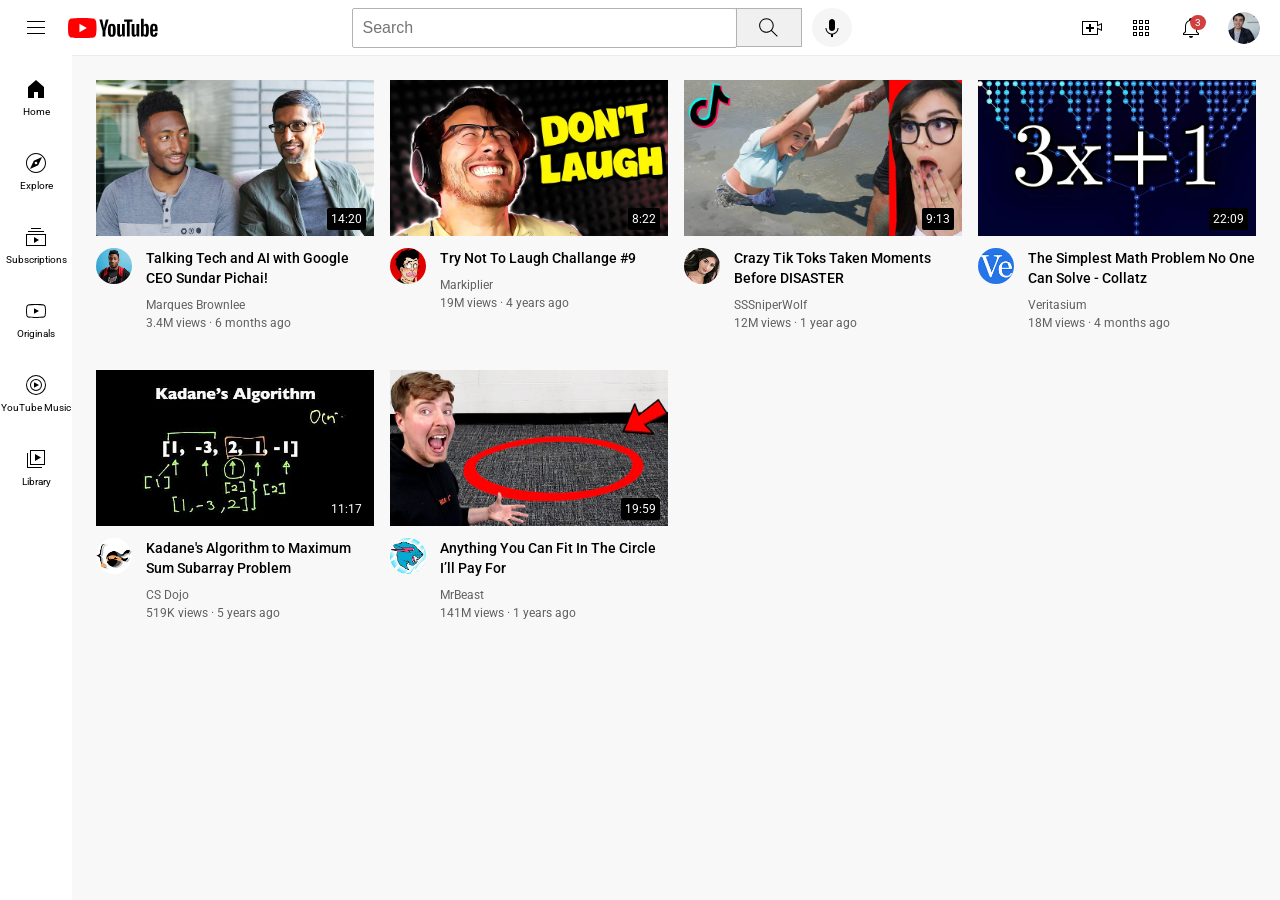
<file: HTML-CSS-PROJECTS/youtube-clone/youtube.html>
<!DOCTYPE html>
<html>
    <head>
      <title>YOUTUBE.com clone</title>
      <link rel="preconnect" href="https://fonts.googleapis.com">
      <link rel="preconnect" href="https://fonts.gstatic.com" crossorigin>
      <link href="https://fonts.googleapis.com/css2?family=Roboto:ital,wght@0,100..900;1,100..900&display=swap" rel="stylesheet">
     
      <link rel="stylesheet" href="styles/general.css">
      <link rel="stylesheet" href="styles/header.css">
      <link rel="stylesheet" href="styles/video.css">
      <link rel="stylesheet" href="styles/sidebar.css">
    </head>
    <body>
        <header class="header"><!-- top part of the web page-->
            <div class="left-section">
                <img class="hamburger" src="icons/hamburger-menu.svg">
                <img class="youtube-logo" src="icons/youtube-logo.svg">
            </div>
            <div class="middle-section">
                <input class="search-box" type="text" placeholder="Search">
               <button class="search-button">
                 <img class="search-icon" src="icons/search.svg">
                 <div class="tool-tip">Search</div>
               </button> 
               <button class="voice-search-button">
                 <img class="voice-search-icon" src="icons/voice-search-icon.svg">
                 <div class="tool-tip">Search With Your Voices</div>
               </button> 
            </div>
            <div class="right-section">
                <div class="uplod-icon-container">
                 <img class="uplod-icon" src="icons/upload.svg">
                 <div class="tool-tip">Creat</div>
                </div> 
                <div class="youtube-app-icon-container">
                 <img class="youtube-app-icon" src="icons/youtube-apps.svg">
                  <div class="tool-tip">Youtube App</div>
                </div> 
                <div class="notifications-icon-container">
                 <img class="notification-icon" src="icons/notifications.svg">
                 <div class="notifications-count"> 3</div>
                 <div class="tool-tip">Notification</div>
                </div>
                  <img class="current-user-picture" src="channel-profiles/my-channel.jpeg">
            </div> 
        </header> 
        <nav class="sidebar">
            <div class="sidebar-link">
                <img src="sidebar-icions/home.svg">
                <div>Home</div>
            </div>
            <div class="sidebar-link">
                <img src="sidebar-icions/explore.svg">
                <div>Explore</div>
            </div>
            <div class="sidebar-link">
                <img src="sidebar-icions/subscriptions.svg">
                <div>Subscriptions</div>
            </div>
            <div class="sidebar-link">
                <img src="sidebar-icions/originals.svg">
                <div>Originals</div>
            </div>
            <div class="sidebar-link">
                <img src="sidebar-icions/youtube-music.svg">
                <div>YouTube Music</div>
            </div>
            <div class="sidebar-link">
                <img src="sidebar-icions/library.svg">
                <div>Library</div>
            </div>
        </nav >
     <main>
         <section class="video-grid"> 
            <div class="video-preview">
                <div class="thumbnail-row">
                    <img class="thumbnail-1" src="thumbnails/thumbnail-1.webp">
                    <div class="video-time">14:20</div>
                </div>
                <div class="video-info-grid">
                    <div class="channel-picture"> 
                        <img class="profile-picture" src="channel-profiles/channel-1.jpeg">
                    </div>
                    <div class="video-info">
                        <p class="video-title">
                        Talking Tech and AI with Google CEO Sundar Pichai!
                        </p>
                        <p class="video-author">
                        Marques Brownlee
                        </p>
                        <p class="video-stats">
                        3.4M views &#183; 6 months ago
                        </p>
                    </div>   
                </div>
            </div>
            <div class="video-preview">
                <div class="thumbnail-row">
                    <img class="thumbnail-1" src="thumbnails/thumbnail-2.webp">
                    <div class="video-time">8:22</div>
                </div>
                <div class="video-info-grid">
                    <div class="channel-picture"> 
                        <img class="profile-picture" src="channel-profiles/channel-2.jpeg">
                    </div>
                    <div class="video-info">
                        <p class="video-title">
                        Try Not To Laugh Challange #9
                        </p>
                        <p class="video-author">
                        Markiplier
                        </p>
                        <p class="video-stats">
                        19M views &#183; 4 years ago
                        </p>
                    </div>   
                </div>
            </div>  
            <div class="video-preview">
                <div class="thumbnail-row">
                    <img class="thumbnail-1" src="thumbnails/thumbnail-3.webp">
                    <div class="video-time">9:13</div>
                </div>
                <div class="video-info-grid">
                    <div class="channel-picture"> 
                        <img class="profile-picture" src="channel-profiles/channel-3.jpeg">
                    </div>
                    <div class="video-info">
                        <p class="video-title">
                       Crazy Tik Toks Taken Moments Before DISASTER
                        </p>
                        <p class="video-author">
                        SSSniperWolf
                        </p>
                        <p class="video-stats">
                        12M views &#183; 1 year ago
                        </p>
                    </div>   
                </div>
            </div>
            <div class="video-preview">
                <div class="thumbnail-row">
                    <img class="thumbnail-1" src="thumbnails/thumbnail-4.webp">
                    <div class="video-time">22:09</div>
                </div>
                <div class="video-info-grid">
                    <div class="channel-picture"> 
                        <img class="profile-picture" src="channel-profiles/channel-4.jpeg">
                    </div>
                    <div class="video-info">
                        <p class="video-title">
                       The Simplest Math Problem No One Can Solve - Collatz
                        </p>
                        <p class="video-author">
                        Veritasium
                        </p>
                        <p class="video-stats">
                        18M views &#183; 4 months ago
                        </p>
                    </div>   
                </div>
            </div>  
            <div class="video-preview">
                <div class="thumbnail-row">
                    <img class="thumbnail-1" src="thumbnails/thumbnail-5.webp">
                    <div class="video-time">11:17</div>
                </div>
                <div class="video-info-grid">
                    <div class="channel-picture"> 
                        <img class="profile-picture" src="channel-profiles/channel-5.jpeg">
                    </div>
                    <div class="video-info">
                        <p class="video-title">
                          Kadane's Algorithm to Maximum Sum Subarray Problem
                        </p>
                        <p class="video-author">
                        CS Dojo
                        </p>
                        <p class="video-stats">
                        519K  views &#183; 5 years ago
                        </p>
                    </div>   
                </div>
            </div>
            <div class="video-preview">
                <div class="thumbnail-row">
                    <img class="thumbnail-1" src="thumbnails/thumbnail-6.webp">
                    <div class="video-time">19:59</div>
                </div>
                <div class="video-info-grid">
                    <div class="channel-picture"> 
                        <img class="profile-picture" src="channel-profiles/channel-6.jpeg">
                    </div>
                    <div class="video-info">
                        <p class="video-title">
                        Anything You Can Fit In The Circle I’ll Pay For
                        </p>
                        <p class="video-author">
                        MrBeast
                        </p>
                        <p class="video-stats">
                        141M views &#183; 1 years ago
                        </p>
                    </div>   
                </div>
            </div>  
        </section>  
     </main>
    </body>
</html>
</file>
<file: HTML-CSS-PROJECTS/youtube-clone/styles/general.css>
p {
            margin-top:0;
            margin-bottom:0;
          }
 body{
  /* this style below will be inherited */
  font-family:Roboto,Arial;
  margin:0;
  padding-top:80px;
  padding-left:96px;
  padding-right:24px;
  background-color: rgb(248, 248, 248);
 }
</file>
<file: HTML-CSS-PROJECTS/youtube-clone/styles/header.css>
.header{
  height: 55px;
  display:flex;
  flex-direction:row;
  justify-content:space-between;
  position:fixed;
  top:0px;
  left:0px;
  right:0px;
  background-color:white;
  border-bottom-width:1px;
  border-bottom-style:solid;
  border-bottom-color:rgb(239, 233, 233);
  z-index:100;
 }
 .left-section{
  display:flex;
  align-items:center;
 }
 .hamburger{
  height:24px;
  margin-left:24px;
  margin-right:20px;
 }
 .youtube-logo{
  height:20px;
 }
 .middle-section{
  flex: 1;
  margin: left 70px;
  margin-right:35px;
  max-width:500px;
  display:flex;
  align-items:center;
 }
 .search-box{
  flex:1;
  height:36px;
  padding-left:10px;
  font-size:16px;
  border:1px solid rgb(182, 177, 177);
  border-radius:2px;
  box-shadow: inset 1px 2px 3px rgba(0 0 0 0.05);
  width:0;
 }
 .search-box::placeholder{
  font-size: 16px;
 }
 .search-button,
 .voice-search-button,
 .uplod-icon-container,
 .youtube-app-icon-container,
 .notifications-icon-container {
  position:relative;
  display:flex;
  justify-content:center;
  align-items:center;
 }
 .search-button .tool-tip,
 .voice-search-button .tool-tip,
 .uplod-icon-container .tool-tip,
 .youtube-app-icon-container .tool-tip,
 .notifications-icon-container .tool-tip {
  position:absolute;
  background-color: rgb(104, 101, 101);
  color:white;
  padding:8px;
  border-radius:2px;
  font-size:12px;
  bottom:-50px;
  opacity:0;
  transition: opactiy 0.15s;
  pointer-events:none;
  white-space:nowrap;
 }
 .search-button:hover .tool-tip,
 .voice-search-button:hover .tool-tip,
 .uplod-icon-container:hover .tool-tip,
 .youtube-app-icon-container:hover .tool-tip,
 .notifications-icon-container:hover .tool-tip {
  opacity:1;
 }
 .search-icon{
  height:25px;
 }
 .search-button{
  height:39px;
  width:66px;
  background-color: rgb(240, 240, 240);
  border-width:1px;
  border-style:solid;
  border-color:rgb(182, 177, 177) ;
  margin-left: -1px;
  margin-right:10px;
  cursor: pointer;
 }
 .voice-search-button{
  height:39px;
  width:40px;
  border-radius: 20px;
  border:none;
  background-color: rgb(245, 245, 245);
  cursor: pointer;
 }
 .voice-search-icon{
  height:24px;
 }
 .right-section{
  width:180px;
  margin-right:20px;
  display:flex;
  align-items:center;
  justify-content:space-between;
  flex-shrink:0;
 }
 .uplod-icon{
  height:24px;
  cursor: pointer;
 }
 .youtube-app-icon{
  height:24px;
  cursor: pointer;
 }
 .notification-icon{
  height:24px;
  cursor: pointer;
 }
 .notifications-count{
  position:absolute;
  background-color:rgb(210, 63, 63);
  color:white;
  top:-1px;
  right:-3px;
  font-family: Roboto,arial;
  font-size: 10px;
  padding: 2px 5px 2px 5px;
  border-radius:30px;
 }
 .current-user-picture{
  height:32px;
  border-radius: 16px;
  cursor: pointer;
  position:relative;
 }
</file>
<file: HTML-CSS-PROJECTS/youtube-clone/styles/video.css>
.thumbnail-1{
            width:100%;
           }
          
           .video-info-grid{
            display: grid;
            grid-template-columns: 50px 1fr;
           }
           .channel-picture{
            vertical-align:top;
           }
           .profile-picture{
            width:36px;
            border-radius:50px;
           }
           .video-title{
            font-size:14px;
            font-weight:500;
            line-height:20px;
            margin-bottom:10px
           }
           .thumbnail-row{
            margin-bottom:8px;
            position:relative;
           }
           .video-author,
           .video-stats{
            font-size:12px;
            color:rgb(96,96,96);
           }
           .video-author{
            margin-bottom:4px;
           }
           .video-grid{
            display:grid;
            grid-template-columns:1fr 1fr 1fr;
            column-gap:16px;
            row-gap:40px;
           }

              @media (max-width: 750px) {
             .video-grid{
               grid-template-columns: 1fr 1fr;
             }
            }
            
            @media (min-width:751px) and (max-width:999px){
                .video-grid{
               grid-template-columns: 1fr 1fr 1fr;
             } 
            }

            @media (min-width:1000px){
               .video-grid{
               grid-template-columns: 1fr 1fr 1fr 1fr;
             }
            }
           .video-time{
            background-color:black;
            color:white;
            position:absolute;
            bottom:10px;
            right:8px;
            font-size: 12px;
            font-weight:500px;
            padding:4px;
            border-radius:2px;
           }
</file>
<file: HTML-CSS-PROJECTS/youtube-clone/styles/sidebar.css>
.sidebar{
  position:fixed;
  left:0px;
  bottom:0px;
  top:55px;
  background-color:white;
  width:72px;
  z-index:200;
  padding-top:5px;
}
.sidebar-link{
  height:74px;
  display:flex;
  justify-content:center;
  align-items:center;
  flex-direction:column;
  cursor: pointer;
}
.sidebar-link:hover{
  background-color:rgb(232, 232, 232)
}

 .sidebar-link img{
  height:24px;
  margin-bottom:5px;
 }
 .sidebar-link div{
  font-size: 10px;
 }
</file>
